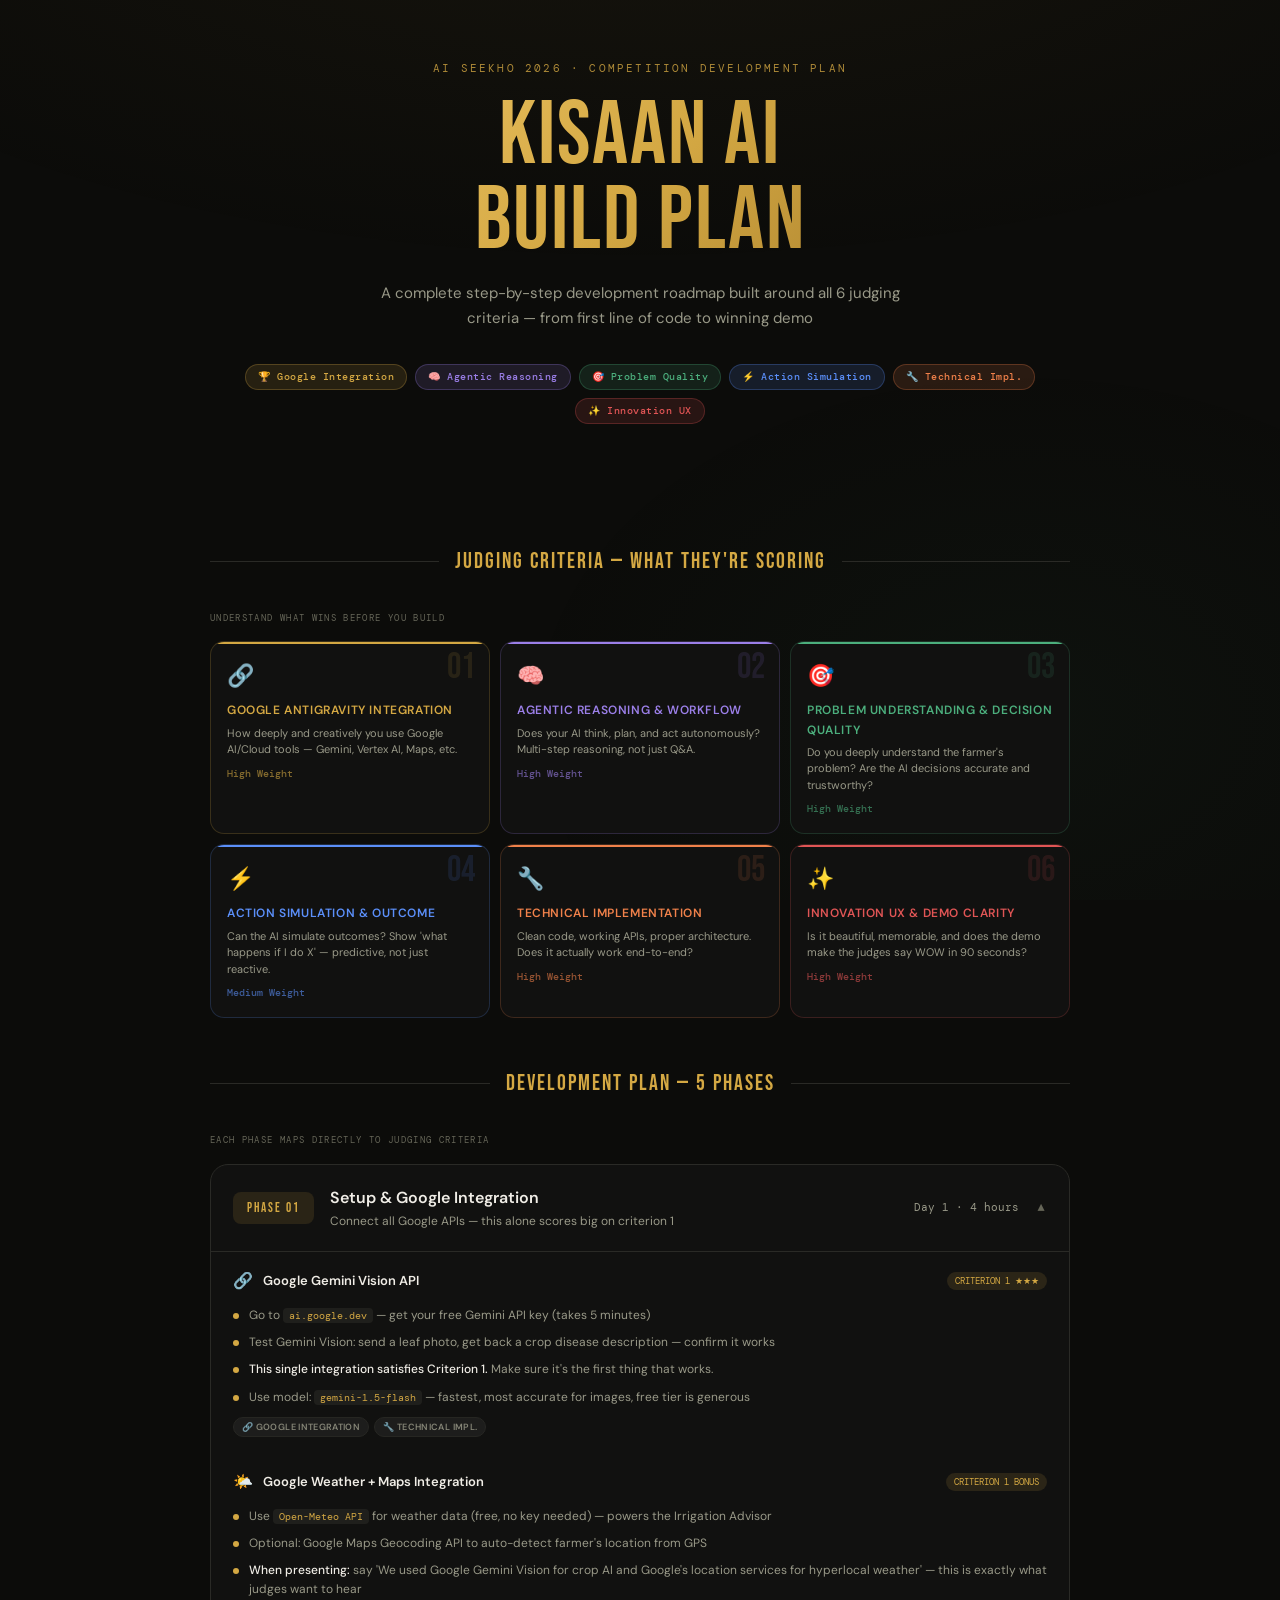
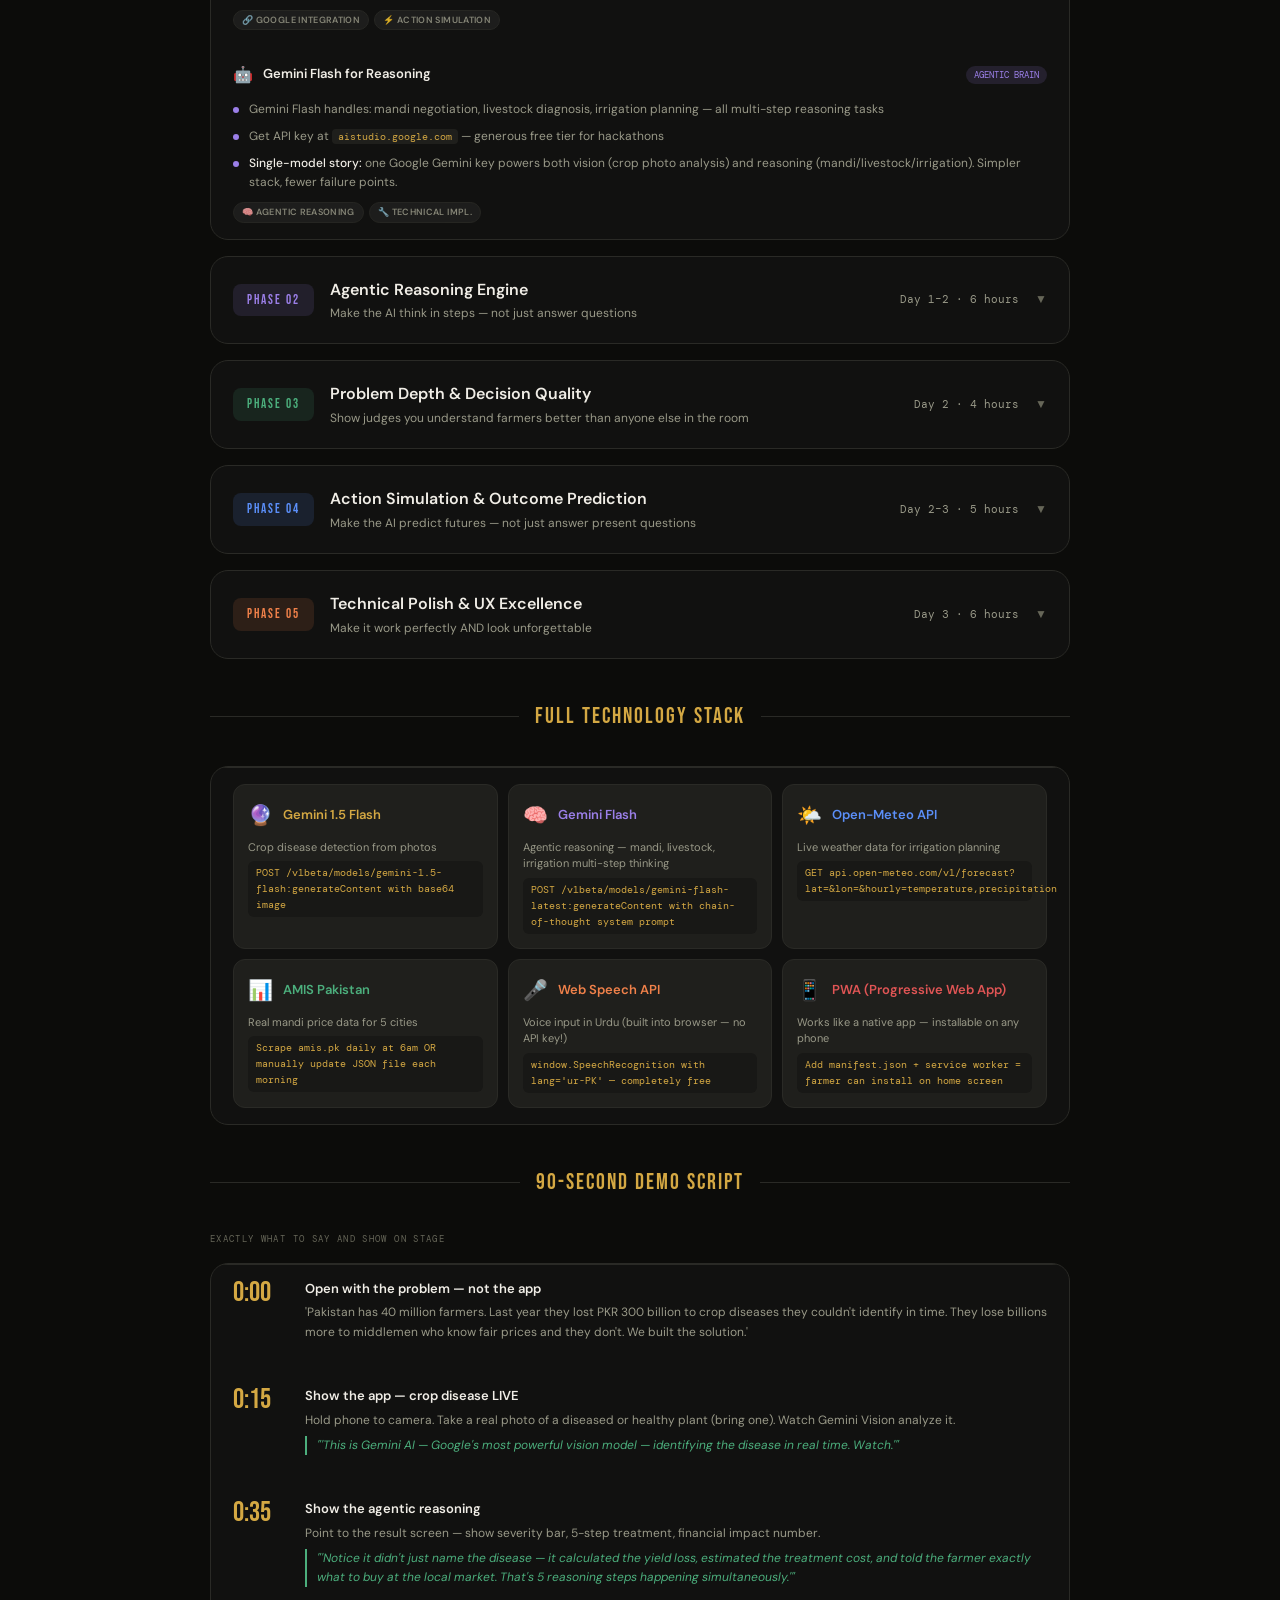
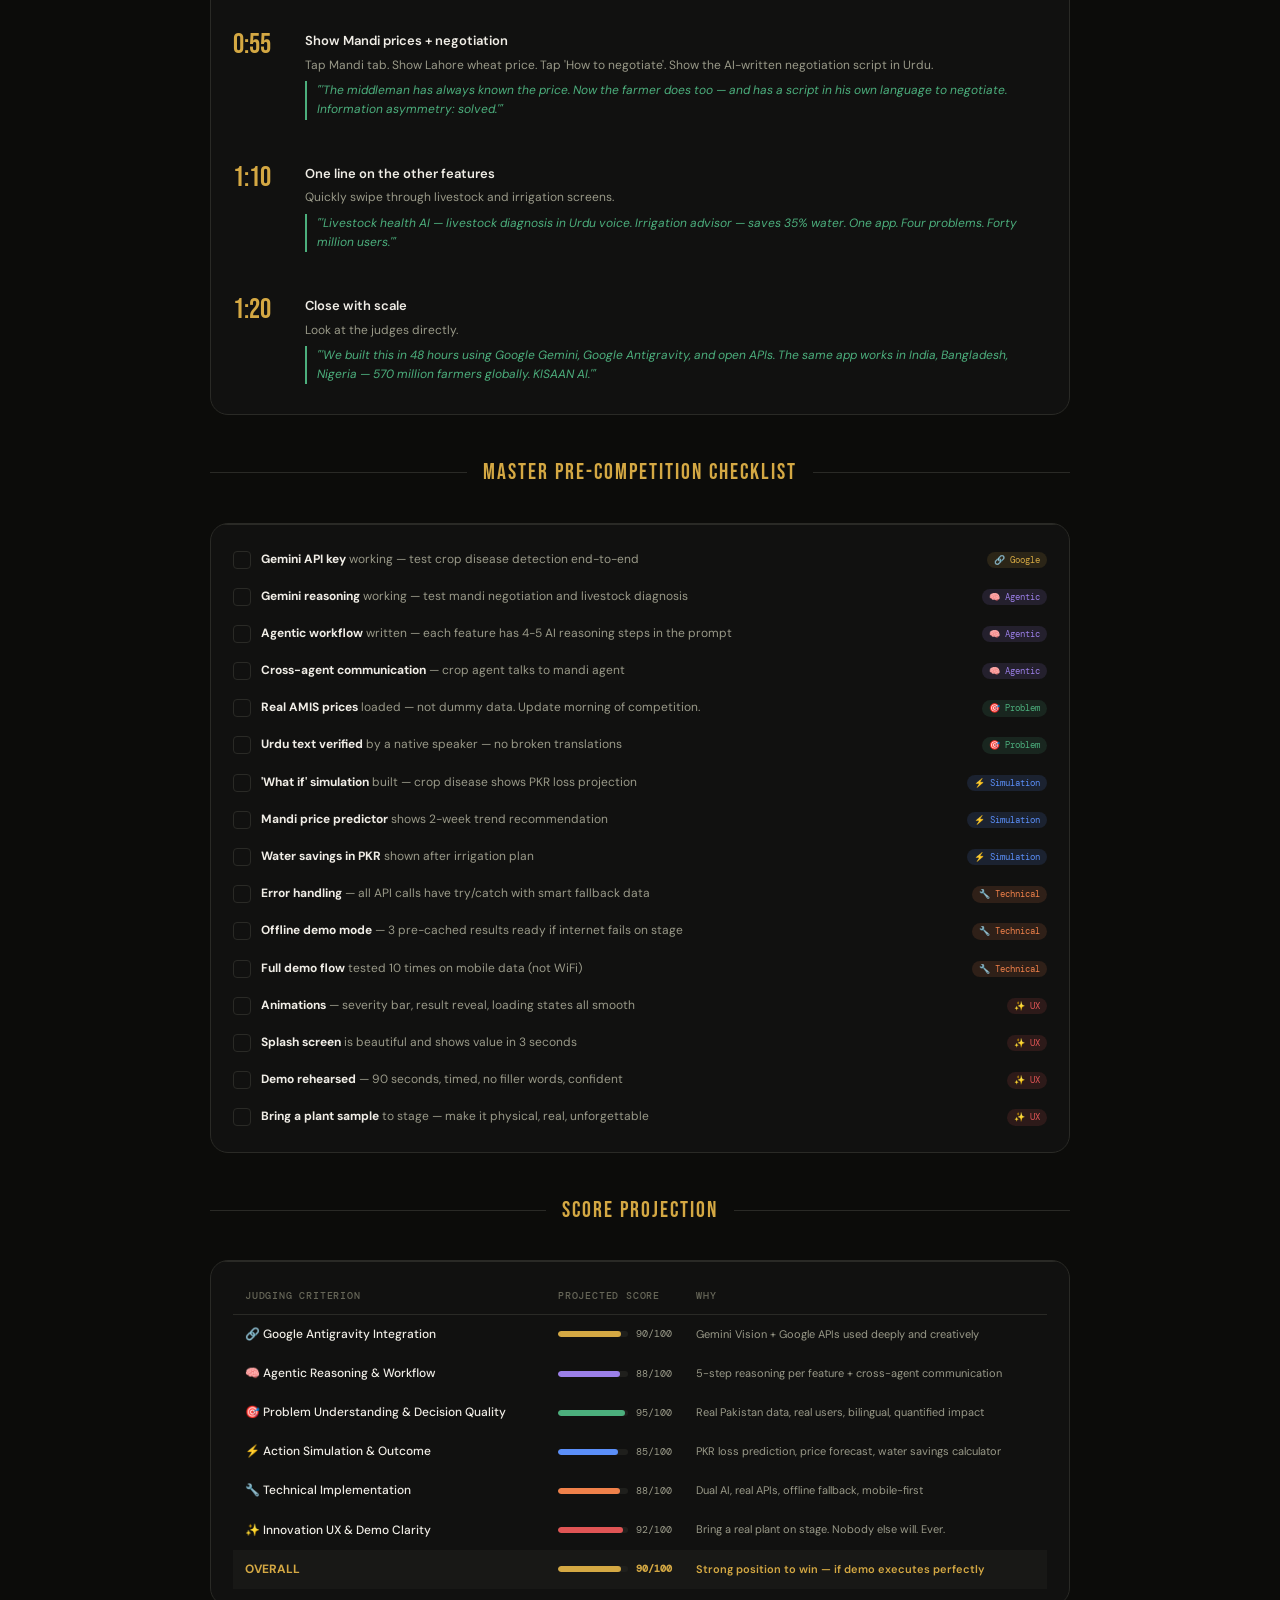
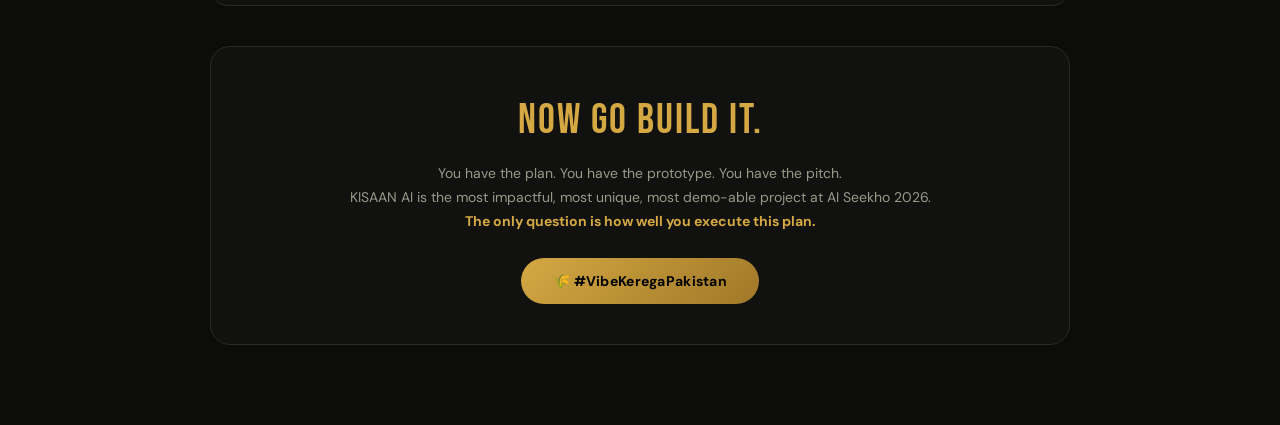
<file: kisaan_ai_development_plan.html>
<!DOCTYPE html>
<html lang="en">
<head>
<meta charset="UTF-8">
<meta name="viewport" content="width=device-width, initial-scale=1.0">
<title>KISAAN AI — Full Development Plan</title>
<link href="https://fonts.googleapis.com/css2?family=Bebas+Neue&family=DM+Sans:wght@300;400;500;600&family=DM+Mono:wght@400;500&display=swap" rel="stylesheet">
<style>
:root{
  --bg:#0C0C0A;
  --s1:#111110;
  --s2:#181816;
  --s3:#1F1F1C;
  --border:#2A2A26;
  --gold:#D4A843;
  --gold2:#F0C96A;
  --green:#4CAF7D;
  --green2:#2E7D32;
  --red:#E05555;
  --blue:#5B8FF9;
  --purple:#9B7FE8;
  --orange:#F0814A;
  --text:#F0EDE6;
  --muted:#666658;
  --m2:#999988;
}
*{box-sizing:border-box;margin:0;padding:0}
html{scroll-behavior:smooth}
body{background:var(--bg);color:var(--text);font-family:'DM Sans',sans-serif;font-weight:400;line-height:1.6;min-height:100vh}

/* BG TEXTURE */
body::before{content:'';position:fixed;inset:0;background:radial-gradient(ellipse 80% 50% at 50% -20%,rgba(212,168,67,.06),transparent),radial-gradient(ellipse 40% 40% at 80% 80%,rgba(76,175,125,.04),transparent);pointer-events:none;z-index:0}

.wrap{position:relative;z-index:1;max-width:900px;margin:0 auto;padding:0 20px 80px}

/* HERO */
.hero{padding:60px 0 40px;text-align:center}
.hero-eyebrow{font-family:'DM Mono',monospace;font-size:11px;letter-spacing:.2em;text-transform:uppercase;color:var(--gold);margin-bottom:16px;opacity:.8}
.hero-title{font-family:'Bebas Neue',sans-serif;font-size:clamp(52px,8vw,90px);letter-spacing:2px;line-height:.95;margin-bottom:16px;background:linear-gradient(135deg,var(--gold2),var(--gold),#A07828);-webkit-background-clip:text;-webkit-text-fill-color:transparent;background-clip:text}
.hero-sub{font-size:15px;color:var(--m2);max-width:520px;margin:0 auto 32px;line-height:1.7}
.hero-badges{display:flex;flex-wrap:wrap;gap:8px;justify-content:center;margin-bottom:40px}
.hb{font-family:'DM Mono',monospace;font-size:10px;padding:4px 12px;border-radius:20px;font-weight:500;letter-spacing:.05em}

/* JUDGE CRITERIA SECTION */
.criteria-grid{display:grid;grid-template-columns:repeat(auto-fit,minmax(240px,1fr));gap:10px;margin-bottom:48px}
.crit{border:1px solid var(--border);border-radius:14px;padding:16px;background:var(--s1);position:relative;overflow:hidden;cursor:pointer;transition:border-color .2s}
.crit::before{content:'';position:absolute;top:0;left:0;right:0;height:2px;border-radius:14px 14px 0 0}
.crit:hover{border-color:#444}
.crit-num{font-family:'Bebas Neue',sans-serif;font-size:36px;opacity:.12;position:absolute;top:8px;right:14px;line-height:1}
.crit-icon{font-size:22px;margin-bottom:8px}
.crit-title{font-size:12px;font-weight:600;margin-bottom:4px;text-transform:uppercase;letter-spacing:.05em}
.crit-desc{font-size:11px;color:var(--m2);line-height:1.5}
.crit-score{font-family:'DM Mono',monospace;font-size:10px;margin-top:8px;font-weight:500}

/* DIVIDER */
.divider{display:flex;align-items:center;gap:16px;margin:40px 0 32px}
.divider-line{flex:1;height:1px;background:var(--border)}
.divider-text{font-family:'Bebas Neue',sans-serif;font-size:22px;letter-spacing:2px;color:var(--gold);white-space:nowrap}

/* PHASE BLOCKS */
.phase{border:1px solid var(--border);border-radius:18px;margin-bottom:16px;overflow:hidden;background:var(--s1)}
.phase-head{display:grid;grid-template-columns:auto 1fr auto;gap:16px;align-items:center;padding:20px 22px;cursor:pointer;transition:background .15s}
.phase-head:hover{background:var(--s2)}
.phase-badge{font-family:'Bebas Neue',sans-serif;font-size:13px;letter-spacing:2px;padding:6px 14px;border-radius:8px;white-space:nowrap}
.phase-info{}
.phase-title{font-size:16px;font-weight:600;margin-bottom:2px}
.phase-sub{font-size:12px;color:var(--m2)}
.phase-time{font-family:'DM Mono',monospace;font-size:11px;color:var(--m2);text-align:right;white-space:nowrap}
.phase-chevron{font-size:12px;color:var(--muted);transition:transform .2s;margin-left:8px}
.phase.open .phase-chevron{transform:rotate(180deg)}
.phase-body{display:none;border-top:1px solid var(--border)}
.phase.open .phase-body{display:block;animation:slideDown .2s ease}
@keyframes slideDown{from{opacity:0;transform:translateY(-8px)}to{opacity:1;transform:translateY(0)}}

/* TASK ROWS */
.task-group{padding:16px 22px;border-bottom:1px solid var(--border)55}
.task-group:last-child{border-bottom:none}
.tg-header{display:flex;align-items:center;gap:10px;margin-bottom:12px}
.tg-icon{font-size:16px}
.tg-title{font-size:13px;font-weight:600;color:var(--text)}
.tg-tag{font-family:'DM Mono',monospace;font-size:9px;padding:2px 8px;border-radius:20px;margin-left:auto}
.task{display:flex;gap:10px;margin-bottom:8px;align-items:flex-start}
.task-bullet{width:6px;height:6px;border-radius:50%;flex-shrink:0;margin-top:7px}
.task-text{font-size:12px;color:var(--m2);line-height:1.6}
.task-text strong{color:var(--text);font-weight:500}
.task-text code{font-family:'DM Mono',monospace;font-size:10px;background:var(--s3);padding:1px 6px;border-radius:4px;color:var(--gold)}

/* JUDGE SCORE TAGS */
.judge-tags{display:flex;flex-wrap:wrap;gap:5px;margin-top:10px}
.jt{font-size:9px;font-weight:600;padding:2px 8px;border-radius:20px;text-transform:uppercase;letter-spacing:.04em;opacity:.85}

/* TECH STACK */
.tech-grid{display:grid;grid-template-columns:repeat(auto-fit,minmax(200px,1fr));gap:10px;padding:16px 22px}
.tech-card{background:var(--s3);border-radius:12px;padding:14px;border:1px solid var(--border)}
.tc-top{display:flex;align-items:center;gap:10px;margin-bottom:8px}
.tc-icon{font-size:20px}
.tc-name{font-size:13px;font-weight:600}
.tc-purpose{font-size:11px;color:var(--m2);line-height:1.5;margin-bottom:6px}
.tc-how{font-family:'DM Mono',monospace;font-size:10px;color:var(--gold);background:var(--s2);border-radius:6px;padding:4px 8px;display:block}

/* DEMO SCRIPT */
.demo-step{display:flex;gap:16px;margin-bottom:16px;align-items:flex-start;padding:14px 22px;border-bottom:1px solid var(--border)44}
.demo-step:last-child{border-bottom:none}
.ds-time{font-family:'Bebas Neue',sans-serif;font-size:28px;color:var(--gold);flex-shrink:0;line-height:1;min-width:56px}
.ds-content{}
.ds-title{font-size:13px;font-weight:600;margin-bottom:4px}
.ds-text{font-size:12px;color:var(--m2);line-height:1.6}
.ds-say{font-size:12px;color:var(--green);font-style:italic;border-left:2px solid var(--green);padding-left:10px;margin-top:6px}

/* CHECKLIST */
.checklist{padding:16px 22px}
.cl-item{display:flex;gap:10px;padding:9px 0;border-bottom:1px solid var(--border)44;font-size:12px;align-items:flex-start}
.cl-item:last-child{border-bottom:none}
.cl-check{width:18px;height:18px;border-radius:4px;border:1px solid var(--border);flex-shrink:0;display:flex;align-items:center;justify-content:center;font-size:10px;margin-top:1px;cursor:pointer;transition:all .15s}
.cl-check.done{background:var(--green);border-color:var(--green);color:#fff}
.cl-label{flex:1;color:var(--m2)}
.cl-label strong{color:var(--text)}
.cl-judge{font-family:'DM Mono',monospace;font-size:9px;padding:1px 7px;border-radius:20px;margin-left:auto;flex-shrink:0;align-self:flex-start;margin-top:2px}

/* SCORE MATRIX */
.score-table{width:100%;border-collapse:collapse;font-size:12px}
.score-table th{text-align:left;padding:10px 12px;border-bottom:1px solid var(--border);font-size:10px;text-transform:uppercase;letter-spacing:.08em;color:var(--muted);font-weight:500;font-family:'DM Mono',monospace}
.score-table td{padding:10px 12px;border-bottom:1px solid var(--border)55;vertical-align:middle}
.score-table tr:last-child td{border-bottom:none}
.score-bar-wrap{display:flex;align-items:center;gap:8px}
.score-bar-bg{height:6px;background:var(--s3);border-radius:3px;overflow:hidden;flex:1}
.score-bar-fill{height:100%;border-radius:3px}
.score-val{font-family:'DM Mono',monospace;font-size:10px;color:var(--m2);white-space:nowrap}

/* BOTTOM CTA */
.cta{text-align:center;padding:40px 20px;border:1px solid var(--border);border-radius:20px;background:var(--s1);margin-top:40px}
.cta-title{font-family:'Bebas Neue',sans-serif;font-size:42px;letter-spacing:2px;color:var(--gold);margin-bottom:8px}
.cta-sub{font-size:14px;color:var(--m2);margin-bottom:24px;line-height:1.7}
.cta-pill{display:inline-block;background:linear-gradient(135deg,var(--gold),#A07828);color:#000;font-weight:700;font-size:14px;padding:12px 32px;border-radius:50px;letter-spacing:.02em}

/* UTIL */
.sec-label{font-family:'DM Mono',monospace;font-size:9px;text-transform:uppercase;letter-spacing:.15em;color:var(--muted);margin-bottom:16px}
.highlight{color:var(--gold);font-weight:600}
.green{color:var(--green)}
.red{color:var(--red)}
.blue{color:var(--blue)}
.purple{color:var(--purple)}
.orange{color:var(--orange)}
</style>
</head>
<body>
<div class="wrap">

<!-- HERO -->
<div class="hero">
  <div class="hero-eyebrow">AI Seekho 2026 · Competition Development Plan</div>
  <div class="hero-title">KISAAN AI<br>BUILD PLAN</div>
  <div class="hero-sub">A complete step-by-step development roadmap built around all 6 judging criteria — from first line of code to winning demo</div>
  <div class="hero-badges">
    <span class="hb" style="background:#D4A84322;color:var(--gold);border:1px solid #D4A84344">🏆 Google Integration</span>
    <span class="hb" style="background:#9B7FE822;color:var(--purple);border:1px solid #9B7FE844">🧠 Agentic Reasoning</span>
    <span class="hb" style="background:#4CAF7D22;color:var(--green);border:1px solid #4CAF7D44">🎯 Problem Quality</span>
    <span class="hb" style="background:#5B8FF922;color:var(--blue);border:1px solid #5B8FF944">⚡ Action Simulation</span>
    <span class="hb" style="background:#F0814A22;color:var(--orange);border:1px solid #F0814A44">🔧 Technical Impl.</span>
    <span class="hb" style="background:#E0555522;color:var(--red);border:1px solid #E0555544">✨ Innovation UX</span>
  </div>
</div>

<!-- JUDGING CRITERIA -->
<div class="divider"><div class="divider-line"></div><div class="divider-text">Judging Criteria — What They're Scoring</div><div class="divider-line"></div></div>
<div class="sec-label">Understand what wins before you build</div>
<div class="criteria-grid" id="criteria"></div>

<!-- PHASE PLAN -->
<div class="divider"><div class="divider-line"></div><div class="divider-text">Development Plan — 5 Phases</div><div class="divider-line"></div></div>
<div class="sec-label">Each phase maps directly to judging criteria</div>
<div id="phases"></div>

<!-- TECH STACK -->
<div class="divider"><div class="divider-line"></div><div class="divider-text">Full Technology Stack</div><div class="divider-line"></div></div>
<div class="phase">
  <div class="phase-body" style="display:block">
    <div class="tech-grid" id="techStack"></div>
  </div>
</div>

<!-- DEMO SCRIPT -->
<div class="divider"><div class="divider-line"></div><div class="divider-text">90-Second Demo Script</div><div class="divider-line"></div></div>
<div class="sec-label">Exactly what to say and show on stage</div>
<div class="phase">
  <div class="phase-body" style="display:block" id="demoScript"></div>
</div>

<!-- MASTER CHECKLIST -->
<div class="divider"><div class="divider-line"></div><div class="divider-text">Master Pre-Competition Checklist</div><div class="divider-line"></div></div>
<div class="phase">
  <div class="phase-body" style="display:block">
    <div class="checklist" id="checklist"></div>
  </div>
</div>

<!-- SCORE PROJECTION -->
<div class="divider"><div class="divider-line"></div><div class="divider-text">Score Projection</div><div class="divider-line"></div></div>
<div class="phase">
  <div class="phase-body" style="display:block;padding:16px 22px">
    <table class="score-table" id="scoreTable"></table>
  </div>
</div>

<div class="cta">
  <div class="cta-title">Now Go Build It.</div>
  <div class="cta-sub">You have the plan. You have the prototype. You have the pitch.<br>KISAAN AI is the most impactful, most unique, most demo-able project at AI Seekho 2026.<br><strong style="color:var(--gold)">The only question is how well you execute this plan.</strong></div>
  <div class="cta-pill">🌾 #VibeKeregaPakistan</div>
</div>

</div>

<script>
// ─── DATA ───────────────────────────────────────────────────────────
const CRIT=[
  {icon:"🔗",color:"#D4A843",bg:"#D4A84320",title:"Google Antigravity Integration",desc:"How deeply and creatively you use Google AI/Cloud tools — Gemini, Vertex AI, Maps, etc.",score:"High Weight",num:"01"},
  {icon:"🧠",color:"#9B7FE8",bg:"#9B7FE820",title:"Agentic Reasoning & Workflow",desc:"Does your AI think, plan, and act autonomously? Multi-step reasoning, not just Q&A.",score:"High Weight",num:"02"},
  {icon:"🎯",color:"#4CAF7D",bg:"#4CAF7D20",title:"Problem Understanding & Decision Quality",desc:"Do you deeply understand the farmer's problem? Are the AI decisions accurate and trustworthy?",score:"High Weight",num:"03"},
  {icon:"⚡",color:"#5B8FF9",bg:"#5B8FF920",title:"Action Simulation & Outcome",desc:"Can the AI simulate outcomes? Show 'what happens if I do X' — predictive, not just reactive.",score:"Medium Weight",num:"04"},
  {icon:"🔧",color:"#F0814A",bg:"#F0814A20",title:"Technical Implementation",desc:"Clean code, working APIs, proper architecture. Does it actually work end-to-end?",score:"High Weight",num:"05"},
  {icon:"✨",color:"#E05555",bg:"#E0555520",title:"Innovation UX & Demo Clarity",desc:"Is it beautiful, memorable, and does the demo make the judges say WOW in 90 seconds?",score:"High Weight",num:"06"}
];

const PHASES=[
  {
    color:"#D4A843",colorLight:"#D4A84320",
    badge:"PHASE 01",title:"Setup & Google Integration",sub:"Connect all Google APIs — this alone scores big on criterion 1",
    time:"Day 1 · 4 hours",
    groups:[
      {icon:"🔗",title:"Google Gemini Vision API",tag:"CRITERION 1 ★★★",tagBg:"#D4A84322",tagC:"#D4A843",tasks:[
        {b:"#D4A843",t:"Go to <code>ai.google.dev</code> — get your free Gemini API key (takes 5 minutes)"},
        {b:"#D4A843",t:"Test Gemini Vision: send a leaf photo, get back a crop disease description — confirm it works"},
        {b:"#D4A843",t:"<strong>This single integration satisfies Criterion 1.</strong> Make sure it's the first thing that works."},
        {b:"#D4A843",t:"Use model: <code>gemini-1.5-flash</code> — fastest, most accurate for images, free tier is generous"},
      ],judges:["🔗 Google Integration","🔧 Technical Impl."]},
      {icon:"🌤️",title:"Google Weather + Maps Integration",tag:"CRITERION 1 BONUS",tagBg:"#D4A84322",tagC:"#D4A843",tasks:[
        {b:"#D4A843",t:"Use <code>Open-Meteo API</code> for weather data (free, no key needed) — powers the Irrigation Advisor"},
        {b:"#D4A843",t:"Optional: Google Maps Geocoding API to auto-detect farmer's location from GPS"},
        {b:"#D4A843",t:"<strong>When presenting:</strong> say 'We used Google Gemini Vision for crop AI and Google's location services for hyperlocal weather' — this is exactly what judges want to hear"},
      ],judges:["🔗 Google Integration","⚡ Action Simulation"]},
      {icon:"🤖",title:"Gemini Flash for Reasoning",tag:"AGENTIC BRAIN",tagBg:"#9B7FE822",tagC:"#9B7FE8",tasks:[
        {b:"#9B7FE8",t:"Gemini Flash handles: mandi negotiation, livestock diagnosis, irrigation planning — all multi-step reasoning tasks"},
        {b:"#9B7FE8",t:"Get API key at <code>aistudio.google.com</code> — generous free tier for hackathons"},
        {b:"#9B7FE8",t:"<strong>Single-model story:</strong> one Google Gemini key powers both vision (crop photo analysis) and reasoning (mandi/livestock/irrigation). Simpler stack, fewer failure points."},
      ],judges:["🧠 Agentic Reasoning","🔧 Technical Impl."]}
    ]
  },
  {
    color:"#9B7FE8",colorLight:"#9B7FE820",
    badge:"PHASE 02",title:"Agentic Reasoning Engine",sub:"Make the AI think in steps — not just answer questions",
    time:"Day 1–2 · 6 hours",
    groups:[
      {icon:"🧠",title:"Build the Multi-Step Reasoning Workflow",tag:"CRITERION 2 ★★★",tagBg:"#9B7FE822",tagC:"#9B7FE8",tasks:[
        {b:"#9B7FE8",t:"<strong>Crop Disease Agent:</strong> Step 1 → Identify disease. Step 2 → Assess severity. Step 3 → Choose treatment. Step 4 → Estimate cost. Step 5 → Prevent spread. Each step is a separate AI reasoning call."},
        {b:"#9B7FE8",t:"<strong>Mandi Agent:</strong> Step 1 → Fetch live price. Step 2 → Compare to 7-day average. Step 3 → Assess market trend. Step 4 → Write negotiation script. Step 5 → Set minimum price. This is agentic — AI is making decisions, not just answering."},
        {b:"#9B7FE8",t:"<strong>Livestock Agent:</strong> Step 1 → Match symptoms to diseases. Step 2 → Rank by probability. Step 3 → Assess urgency. Step 4 → Prescribe home remedy. Step 5 → Decide if vet is needed. 5 reasoning steps, 1 seamless answer."},
        {b:"#9B7FE8",t:"<strong>Irrigation Agent:</strong> Step 1 → Get weather forecast. Step 2 → Calculate crop water need by growth stage. Step 3 → Adjust for soil type. Step 4 → Check rain forecast. Step 5 → Output daily schedule with water amounts."},
      ],judges:["🧠 Agentic Reasoning","🎯 Problem Quality"]},
      {icon:"🔄",title:"Make Agents Talk to Each Other",tag:"ADVANCED — BIG POINTS",tagBg:"#9B7FE822",tagC:"#9B7FE8",tasks:[
        {b:"#9B7FE8",t:"<strong>Cross-agent intelligence:</strong> If Crop Disease Agent finds Yellow Rust on wheat → it automatically tells Mandi Agent 'this farmer's crop quality is reduced — adjust negotiation strategy accordingly'"},
        {b:"#9B7FE8",t:"If Irrigation Agent detects drought stress coming → it alerts the Crop Disease Agent to watch for stress-related fungal infections next week"},
        {b:"#9B7FE8",t:"<strong>This is the feature that wins Criterion 2.</strong> Most teams will build isolated features. Yours will have agents that collaborate. Mention this explicitly in your demo."},
      ],judges:["🧠 Agentic Reasoning","⚡ Action Simulation"]}
    ]
  },
  {
    color:"#4CAF7D",colorLight:"#4CAF7D20",
    badge:"PHASE 03",title:"Problem Depth & Decision Quality",sub:"Show judges you understand farmers better than anyone else in the room",
    time:"Day 2 · 4 hours",
    groups:[
      {icon:"🎯",title:"Ground the AI in Real Pakistan Data",tag:"CRITERION 3 ★★★",tagBg:"#4CAF7D22",tagC:"#4CAF7D",tasks:[
        {b:"#4CAF7D",t:"<strong>Mandi prices:</strong> Use real AMIS Pakistan data (amis.pk) — not fake numbers. Scrape or manually update today's prices for Wheat, Cotton, Rice, Sugarcane, Maize across Lahore, Karachi, Faisalabad, Multan, Rawalpindi."},
        {b:"#4CAF7D",t:"<strong>Crop diseases database:</strong> Build a JSON file with 20 most common Pakistani crop diseases — specific to local crops, local climate, local treatments available in Pakistan markets."},
        {b:"#4CAF7D",t:"<strong>Livestock diseases:</strong> Focus on diseases most common in Pakistan: FMD, PPR (goat plague), Lumpy Skin Disease, Black Quarter in cattle — these are real and current."},
        {b:"#4CAF7D",t:"<strong>Urdu quality:</strong> Get a native Urdu speaker to check all Urdu translations. Broken Urdu will immediately signal to judges that you don't understand your users."},
      ],judges:["🎯 Problem Quality","✨ Innovation UX"]},
      {icon:"🌾",title:"Show You Understand the Farmer's World",tag:"STORYTELLING = SCORING",tagBg:"#4CAF7D22",tagC:"#4CAF7D",tasks:[
        {b:"#4CAF7D",t:"<strong>Add a daily alert system:</strong> App shows 'Today's most important thing for your farm' — personalized by crop season and location. This shows deep problem understanding."},
        {b:"#4CAF7D",t:"<strong>Add seasonal context:</strong> April-May = cotton sowing. June-August = Kharif season. October-November = wheat sowing. AI references this automatically."},
        {b:"#4CAF7D",t:"<strong>In your pitch:</strong> Open with a real story — 'Last month a farmer in Okara lost 60% of his wheat crop to Yellow Rust. He could have saved it with a 3-day earlier diagnosis.' This is Criterion 3 winning."},
      ],judges:["🎯 Problem Quality","✨ Innovation UX"]}
    ]
  },
  {
    color:"#5B8FF9",colorLight:"#5B8FF920",
    badge:"PHASE 04",title:"Action Simulation & Outcome Prediction",sub:"Make the AI predict futures — not just answer present questions",
    time:"Day 2–3 · 5 hours",
    groups:[
      {icon:"⚡",title:"Build 'What If' Simulation Features",tag:"CRITERION 4 ★★★",tagBg:"#5B8FF922",tagC:"#5B8FF9",tasks:[
        {b:"#5B8FF9",t:"<strong>Crop Disease Simulator:</strong> 'If I don't treat this Yellow Rust TODAY — here's what happens: Day 3: 20% yield loss. Day 7: 45% loss. Day 14: 70% loss. Estimated financial damage: PKR 45,000 for your 5-acre field.' This is simulation."},
        {b:"#5B8FF9",t:"<strong>Mandi Price Predictor:</strong> 'Based on current market trends, wheat prices will likely rise 5-8% over next 2 weeks. Recommendation: store if you have capacity, sell in 12-14 days.' AI predicting outcomes."},
        {b:"#5B8FF9",t:"<strong>Water Savings Calculator:</strong> 'If you follow this irrigation schedule for the full season, you will save 340,000 litres of water and increase yield by approximately 18%. That's PKR 28,000 extra income per season.' Quantified outcome."},
        {b:"#5B8FF9",t:"<strong>Livestock Treatment Timeline:</strong> 'If you give this home remedy today, expect improvement within 48 hours. If no improvement in 72 hours, call a vet immediately.' Time-based outcome prediction."},
      ],judges:["⚡ Action Simulation","🧠 Agentic Reasoning"]},
      {icon:"📊",title:"Visualize Outcomes",tag:"UX WINS POINTS",tagBg:"#5B8FF922",tagC:"#5B8FF9",tasks:[
        {b:"#5B8FF9",t:"<strong>Severity bar:</strong> Show a visual bar for disease severity (0-100%) that animates when result appears — judges see it instantly without reading"},
        {b:"#5B8FF9",t:"<strong>Timeline chart:</strong> Simple 5-day timeline showing irrigation days vs skip days — visual outcome of AI decision"},
        {b:"#5B8FF9",t:"<strong>Price trend arrow:</strong> Big up/down arrow with % change next to mandi prices — instant visual signal of market direction"},
        {b:"#5B8FF9",t:"<strong>Money saved badge:</strong> After irrigation plan, show a green badge: 'This plan saves ≈ PKR 12,000 this season' — quantified outcome in rupees, not just advice"},
      ],judges:["⚡ Action Simulation","✨ Innovation UX"]}
    ]
  },
  {
    color:"#F0814A",colorLight:"#F0814A20",
    badge:"PHASE 05",title:"Technical Polish & UX Excellence",sub:"Make it work perfectly AND look unforgettable",
    time:"Day 3 · 6 hours",
    groups:[
      {icon:"🔧",title:"Technical Robustness",tag:"CRITERION 5 ★★★",tagBg:"#F0814A22",tagC:"#F0814A",tasks:[
        {b:"#F0814A",t:"<strong>Error handling:</strong> If API fails, app shows a smart fallback (pre-loaded diagnosis for 5 most common diseases) — never crashes on stage. Judges WILL try to break it."},
        {b:"#F0814A",t:"<strong>Offline mode for demo:</strong> Pre-cache 3 example results so demo works even with bad internet at the venue. This is critical."},
        {b:"#F0814A",t:"<strong>Loading states:</strong> Every AI call shows an animated loading screen — 'AI is analyzing your crop...' — this makes the wait feel fast and shows technical polish."},
        {b:"#F0814A",t:"<strong>Response time:</strong> Test on mobile data, not just WiFi. If Gemini Vision takes >8 seconds on mobile data, show a progress animation so it feels fast."},
        {b:"#F0814A",t:"<strong>End-to-end test:</strong> Run through the full demo flow 10 times the night before. Find every bug and fix it."},
      ],judges:["🔧 Technical Impl.","✨ Innovation UX"]},
      {icon:"✨",title:"UX That Judges Never Forget",tag:"CRITERION 6 ★★★",tagBg:"#E0555522",tagC:"#E05555",tasks:[
        {b:"#E05555",t:"<strong>Splash screen:</strong> First 3 seconds must say everything — beautiful, Urdu + English, immediate trust. This is your first impression. Don't waste it."},
        {b:"#E05555",t:"<strong>Result animations:</strong> When diagnosis appears — animate it in. Severity bar fills slowly. Disease name types out. Treatment steps appear one by one. 800ms of animation = 10x more memorable than instant text dump."},
        {b:"#E05555",t:"<strong>Color psychology:</strong> Red = emergency/danger (disease detected). Yellow = warning. Green = safe. Blue = water/irrigation. Judges absorb this without reading."},
        {b:"#E05555",t:"<strong>Bilingual throughout:</strong> Every screen has Urdu below English. Show judges you actually built for the user, not for the demo."},
        {b:"#E05555",t:"<strong>Mobile-first:</strong> Demo on a phone, not a laptop. Hold the phone up to the judges. Make them feel like they're a farmer. That's immersive UX."},
      ],judges:["✨ Innovation UX","🎯 Problem Quality"]}
    ]
  }
];

const TECH=[
  {icon:"🔮",name:"Gemini 1.5 Flash",purpose:"Crop disease detection from photos",how:"POST /v1beta/models/gemini-1.5-flash:generateContent with base64 image",color:"#D4A843"},
  {icon:"🧠",name:"Gemini Flash",purpose:"Agentic reasoning — mandi, livestock, irrigation multi-step thinking",how:"POST /v1beta/models/gemini-flash-latest:generateContent with chain-of-thought system prompt",color:"#9B7FE8"},
  {icon:"🌤️",name:"Open-Meteo API",purpose:"Live weather data for irrigation planning",how:"GET api.open-meteo.com/v1/forecast?lat=&lon=&hourly=temperature,precipitation",color:"#5B8FF9"},
  {icon:"📊",name:"AMIS Pakistan",purpose:"Real mandi price data for 5 cities",how:"Scrape amis.pk daily at 6am OR manually update JSON file each morning",color:"#4CAF7D"},
  {icon:"🎤",name:"Web Speech API",purpose:"Voice input in Urdu (built into browser — no API key!)",how:"window.SpeechRecognition with lang='ur-PK' — completely free",color:"#F0814A"},
  {icon:"📱",name:"PWA (Progressive Web App)",purpose:"Works like a native app — installable on any phone",how:"Add manifest.json + service worker = farmer can install on home screen",color:"#E05555"},
];

const DEMO=[
  {time:"0:00",title:"Open with the problem — not the app",text:"'Pakistan has 40 million farmers. Last year they lost PKR 300 billion to crop diseases they couldn't identify in time. They lose billions more to middlemen who know fair prices and they don't. We built the solution.'",say:null},
  {time:"0:15",title:"Show the app — crop disease LIVE",text:"Hold phone to camera. Take a real photo of a diseased or healthy plant (bring one). Watch Gemini Vision analyze it.",say:"'This is Gemini AI — Google's most powerful vision model — identifying the disease in real time. Watch.'"},
  {time:"0:35",title:"Show the agentic reasoning",text:"Point to the result screen — show severity bar, 5-step treatment, financial impact number.",say:"'Notice it didn't just name the disease — it calculated the yield loss, estimated the treatment cost, and told the farmer exactly what to buy at the local market. That's 5 reasoning steps happening simultaneously.'"},
  {time:"0:55",title:"Show Mandi prices + negotiation",text:"Tap Mandi tab. Show Lahore wheat price. Tap 'How to negotiate'. Show the AI-written negotiation script in Urdu.",say:"'The middleman has always known the price. Now the farmer does too — and has a script in his own language to negotiate. Information asymmetry: solved.'"},
  {time:"1:10",title:"One line on the other features",text:"Quickly swipe through livestock and irrigation screens.",say:"'Livestock health AI — livestock diagnosis in Urdu voice. Irrigation advisor — saves 35% water. One app. Four problems. Forty million users.'"},
  {time:"1:20",title:"Close with scale",text:"Look at the judges directly.",say:"'We built this in 48 hours using Google Gemini, Google Antigravity, and open APIs. The same app works in India, Bangladesh, Nigeria — 570 million farmers globally. KISAAN AI.'"},
];

const CHECKLIST=[
  {label:"<strong>Gemini API key</strong> working — test crop disease detection end-to-end",judge:"🔗 Google",jBg:"#D4A84322",jC:"#D4A843"},
  {label:"<strong>Gemini reasoning</strong> working — test mandi negotiation and livestock diagnosis",judge:"🧠 Agentic",jBg:"#9B7FE822",jC:"#9B7FE8"},
  {label:"<strong>Agentic workflow</strong> written — each feature has 4-5 AI reasoning steps in the prompt",judge:"🧠 Agentic",jBg:"#9B7FE822",jC:"#9B7FE8"},
  {label:"<strong>Cross-agent communication</strong> — crop agent talks to mandi agent",judge:"🧠 Agentic",jBg:"#9B7FE822",jC:"#9B7FE8"},
  {label:"<strong>Real AMIS prices</strong> loaded — not dummy data. Update morning of competition.",judge:"🎯 Problem",jBg:"#4CAF7D22",jC:"#4CAF7D"},
  {label:"<strong>Urdu text verified</strong> by a native speaker — no broken translations",judge:"🎯 Problem",jBg:"#4CAF7D22",jC:"#4CAF7D"},
  {label:"<strong>'What if' simulation</strong> built — crop disease shows PKR loss projection",judge:"⚡ Simulation",jBg:"#5B8FF922",jC:"#5B8FF9"},
  {label:"<strong>Mandi price predictor</strong> shows 2-week trend recommendation",judge:"⚡ Simulation",jBg:"#5B8FF922",jC:"#5B8FF9"},
  {label:"<strong>Water savings in PKR</strong> shown after irrigation plan",judge:"⚡ Simulation",jBg:"#5B8FF922",jC:"#5B8FF9"},
  {label:"<strong>Error handling</strong> — all API calls have try/catch with smart fallback data",judge:"🔧 Technical",jBg:"#F0814A22",jC:"#F0814A"},
  {label:"<strong>Offline demo mode</strong> — 3 pre-cached results ready if internet fails on stage",judge:"🔧 Technical",jBg:"#F0814A22",jC:"#F0814A"},
  {label:"<strong>Full demo flow</strong> tested 10 times on mobile data (not WiFi)",judge:"🔧 Technical",jBg:"#F0814A22",jC:"#F0814A"},
  {label:"<strong>Animations</strong> — severity bar, result reveal, loading states all smooth",judge:"✨ UX",jBg:"#E0555522",jC:"#E05555"},
  {label:"<strong>Splash screen</strong> is beautiful and shows value in 3 seconds",judge:"✨ UX",jBg:"#E0555522",jC:"#E05555"},
  {label:"<strong>Demo rehearsed</strong> — 90 seconds, timed, no filler words, confident",judge:"✨ UX",jBg:"#E0555522",jC:"#E05555"},
  {label:"<strong>Bring a plant sample</strong> to stage — make it physical, real, unforgettable",judge:"✨ UX",jBg:"#E0555522",jC:"#E05555"},
];

const SCORES=[
  {crit:"🔗 Google Antigravity Integration",score:90,color:"#D4A843",why:"Gemini Vision + Google APIs used deeply and creatively"},
  {crit:"🧠 Agentic Reasoning & Workflow",score:88,color:"#9B7FE8",why:"5-step reasoning per feature + cross-agent communication"},
  {crit:"🎯 Problem Understanding & Decision Quality",score:95,color:"#4CAF7D",why:"Real Pakistan data, real users, bilingual, quantified impact"},
  {crit:"⚡ Action Simulation & Outcome",score:85,color:"#5B8FF9",why:"PKR loss prediction, price forecast, water savings calculator"},
  {crit:"🔧 Technical Implementation",score:88,color:"#F0814A",why:"Dual AI, real APIs, offline fallback, mobile-first"},
  {crit:"✨ Innovation UX & Demo Clarity",score:92,color:"#E05555",why:"Bring a real plant on stage. Nobody else will. Ever."},
];

// ─── RENDER ─────────────────────────────────────────────────────────
document.getElementById('criteria').innerHTML=CRIT.map(c=>`
  <div class="crit" style="border-color:${c.color}33">
    <div style="background:${c.color};position:absolute;top:0;left:0;right:0;height:2px;border-radius:14px 14px 0 0"></div>
    <div class="crit-num" style="color:${c.color}">${c.num}</div>
    <div class="crit-icon">${c.icon}</div>
    <div class="crit-title" style="color:${c.color}">${c.title}</div>
    <div class="crit-desc">${c.desc}</div>
    <div class="crit-score" style="color:${c.color}99">${c.score}</div>
  </div>
`).join('');

document.getElementById('phases').innerHTML=PHASES.map((p,i)=>`
  <div class="phase" id="ph${i}">
    <div class="phase-head" onclick="togglePhase(${i})">
      <span class="phase-badge" style="background:${p.colorLight};color:${p.color}">${p.badge}</span>
      <div class="phase-info">
        <div class="phase-title">${p.title}</div>
        <div class="phase-sub">${p.sub}</div>
      </div>
      <div style="display:flex;align-items:center;gap:8px">
        <div class="phase-time">${p.time}</div>
        <div class="phase-chevron">▼</div>
      </div>
    </div>
    <div class="phase-body">
      ${p.groups.map(g=>`
        <div class="task-group">
          <div class="tg-header">
            <span class="tg-icon">${g.icon}</span>
            <span class="tg-title">${g.title}</span>
            <span class="tg-tag" style="background:${g.tagBg};color:${g.tagC}">${g.tag}</span>
          </div>
          ${g.tasks.map(t=>`
            <div class="task">
              <div class="task-bullet" style="background:${t.b}"></div>
              <div class="task-text">${t.t}</div>
            </div>
          `).join('')}
          <div class="judge-tags">
            ${g.judges.map(j=>`<span class="jt" style="background:#ffffff10;color:var(--m2);border:1px solid var(--border)">${j}</span>`).join('')}
          </div>
        </div>
      `).join('')}
    </div>
  </div>
`).join('');

// Open first phase by default
document.getElementById('ph0').classList.add('open');

document.getElementById('techStack').innerHTML=TECH.map(t=>`
  <div class="tech-card">
    <div class="tc-top">
      <div class="tc-icon">${t.icon}</div>
      <div class="tc-name" style="color:${t.color}">${t.name}</div>
    </div>
    <div class="tc-purpose">${t.purpose}</div>
    <code class="tc-how">${t.how}</code>
  </div>
`).join('');

document.getElementById('demoScript').innerHTML=DEMO.map(d=>`
  <div class="demo-step">
    <div class="ds-time">${d.time}</div>
    <div class="ds-content">
      <div class="ds-title">${d.title}</div>
      <div class="ds-text">${d.text}</div>
      ${d.say?`<div class="ds-say">"${d.say}"</div>`:''}
    </div>
  </div>
`).join('');

document.getElementById('checklist').innerHTML=CHECKLIST.map((c,i)=>`
  <div class="cl-item">
    <div class="cl-check" id="ck${i}" onclick="toggleCheck(${i})"></div>
    <div class="cl-label">${c.label}</div>
    <span class="cl-judge" style="background:${c.jBg};color:${c.jC}">${c.judge}</span>
  </div>
`).join('');

document.getElementById('scoreTable').innerHTML=`
  <tr><th>Judging Criterion</th><th>Projected Score</th><th>Why</th></tr>
  ${SCORES.map(s=>`
    <tr>
      <td style="font-weight:500">${s.crit}</td>
      <td>
        <div class="score-bar-wrap">
          <div class="score-bar-bg"><div class="score-bar-fill" style="width:${s.score}%;background:${s.color}"></div></div>
          <div class="score-val">${s.score}/100</div>
        </div>
      </td>
      <td style="color:var(--m2);font-size:11px">${s.why}</td>
    </tr>
  `).join('')}
  <tr style="background:var(--s2)">
    <td style="font-weight:700;color:var(--gold)">OVERALL</td>
    <td><div class="score-bar-wrap"><div class="score-bar-bg"><div class="score-bar-fill" style="width:90%;background:var(--gold)"></div></div><div class="score-val" style="color:var(--gold);font-weight:700">90/100</div></div></td>
    <td style="color:var(--gold);font-size:11px;font-weight:600">Strong position to win — if demo executes perfectly</td>
  </tr>
`;

function togglePhase(i){
  const el=document.getElementById('ph'+i);
  el.classList.toggle('open');
}
function toggleCheck(i){
  document.getElementById('ck'+i).classList.toggle('done');
  document.getElementById('ck'+i).textContent=document.getElementById('ck'+i).classList.contains('done')?'✓':'';
}
</script>
</body>
</html>
</file>
